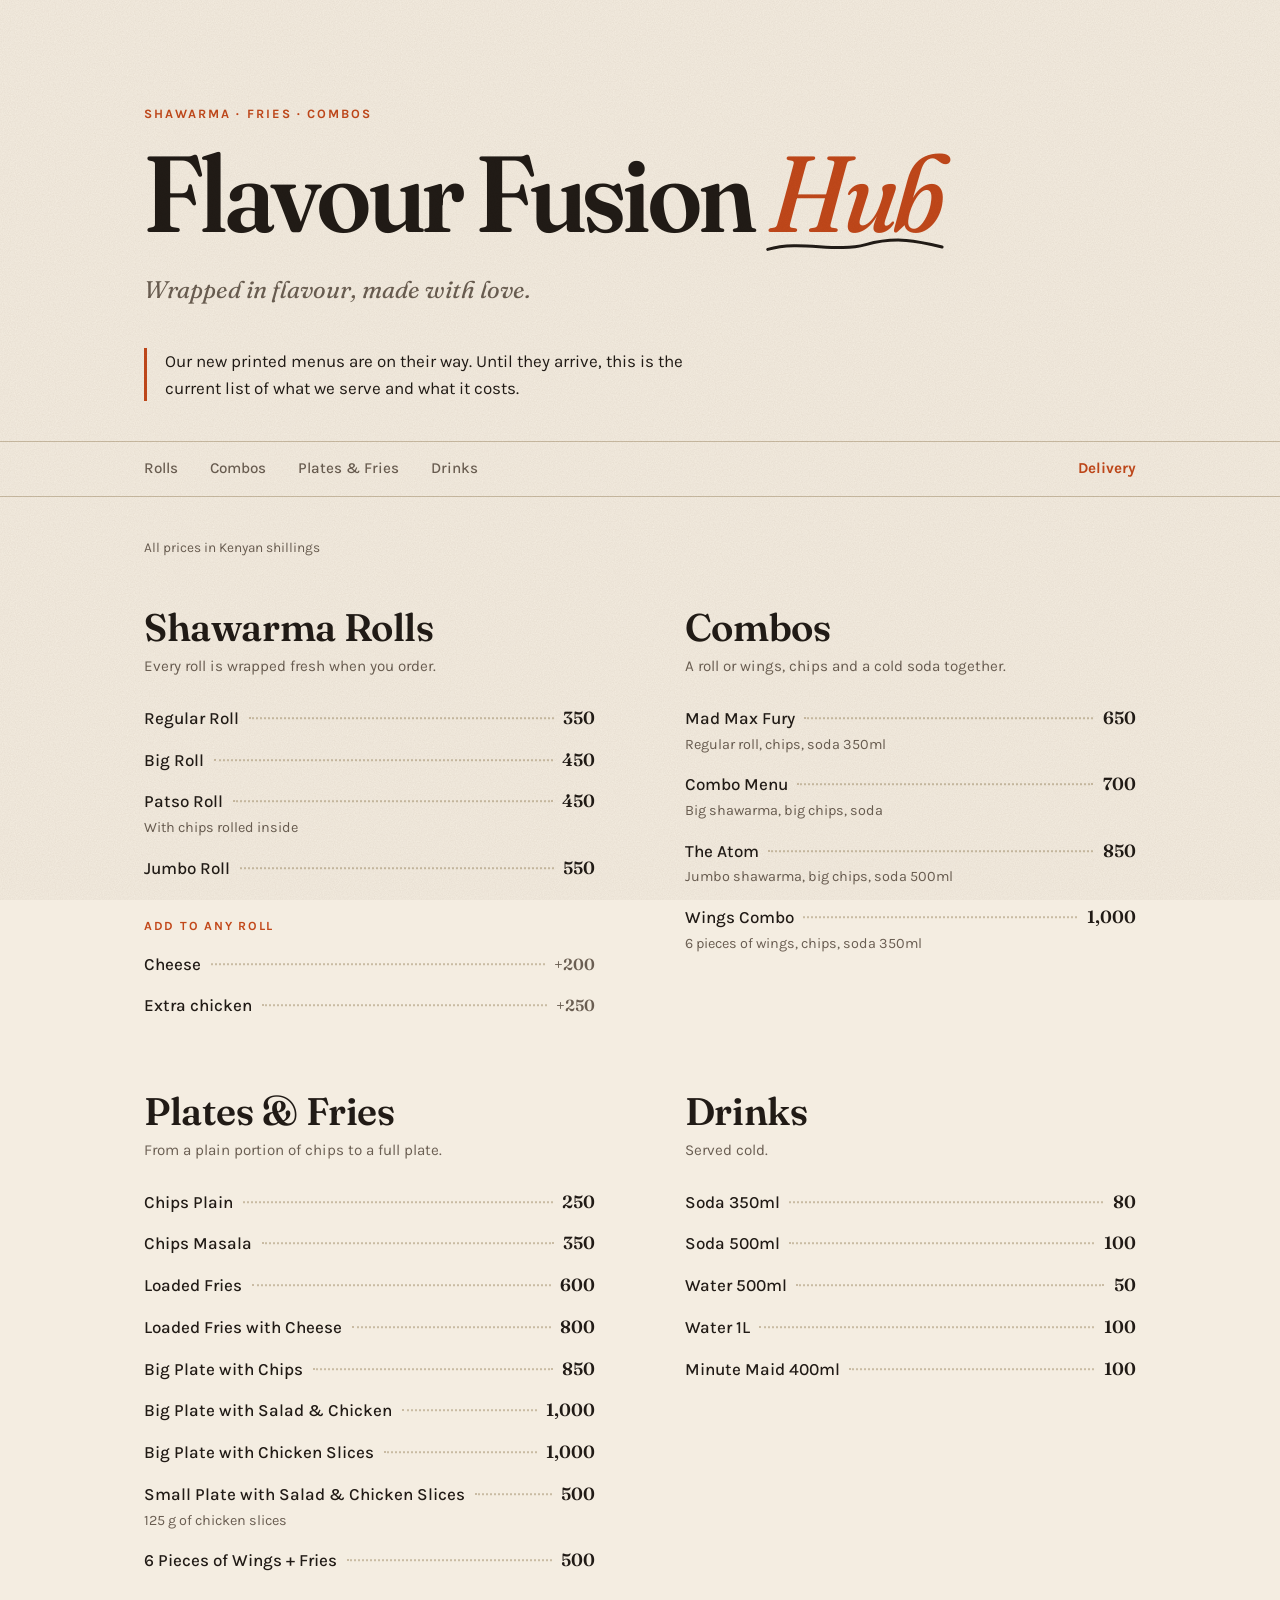
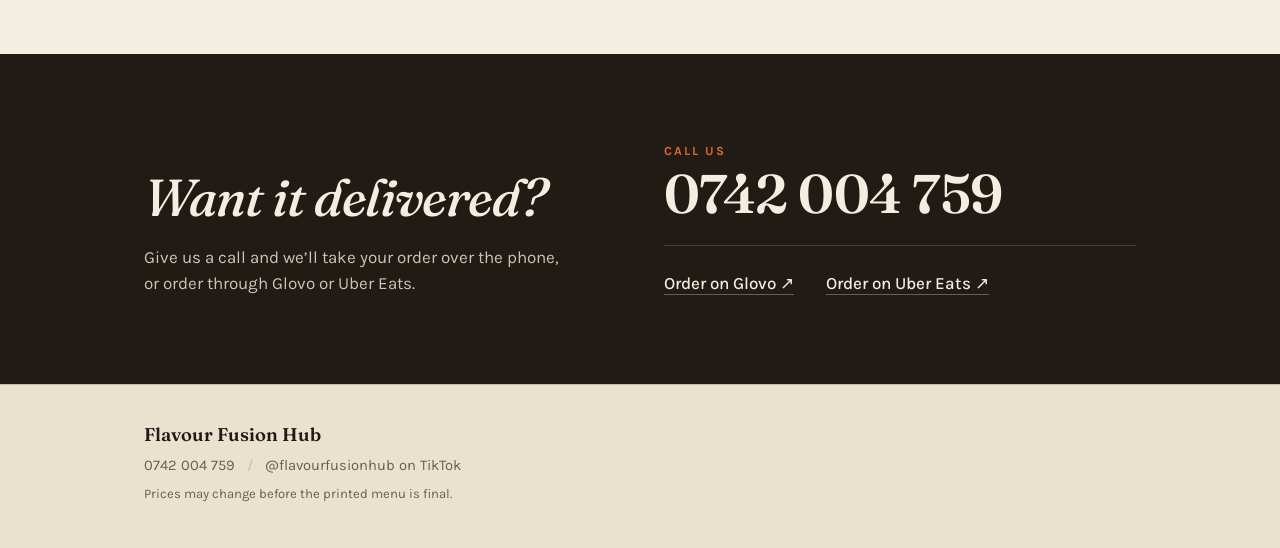
<file: index.html>
<!doctype html>
<html lang="en">
<head>
  <meta charset="utf-8">
  <meta name="viewport" content="width=device-width, initial-scale=1">
  <title>Menu — Flavour Fusion Hub</title>
  <meta name="description" content="The updated Flavour Fusion Hub menu: shawarma rolls, combos, plates, fries and drinks, with current prices.">
  <meta name="theme-color" content="#f4ede1">
  <link rel="icon" href="data:image/svg+xml,%3Csvg xmlns='http://www.w3.org/2000/svg' viewBox='0 0 64 64'%3E%3Crect width='64' height='64' rx='14' fill='%23211b16'/%3E%3Ctext x='50%25' y='54%25' text-anchor='middle' dominant-baseline='middle' font-family='Georgia,serif' font-size='40' font-style='italic' fill='%23e0662f'%3Ef%3C/text%3E%3C/svg%3E">
  <link rel="preconnect" href="https://fonts.googleapis.com">
  <link rel="preconnect" href="https://fonts.gstatic.com" crossorigin>
  <link href="https://fonts.googleapis.com/css2?family=Fraunces:ital,opsz,wght,SOFT@0,9..144,400..700,50;1,9..144,400..700,50&family=Karla:wght@400;500;700&display=swap" rel="stylesheet">
  <link rel="stylesheet" href="styles.css">
</head>
<body>

  <header class="masthead">
    <p class="kicker">Shawarma &middot; Fries &middot; Combos</p>
    <h1 class="title">
      Flavour Fusion
      <span class="title-hub">Hub
        <svg class="scribble" viewBox="0 0 200 18" preserveAspectRatio="none" aria-hidden="true">
          <path d="M3 12 C 40 4, 78 15, 112 8 S 170 5, 197 10" />
        </svg>
      </span>
    </h1>
    <p class="tagline">Wrapped in flavour, made with love.</p>

    <div class="notice">
      <p>
        Our new printed menus are on their way. Until they arrive, this is the
        current list of what we serve and what it costs.
      </p>
    </div>
  </header>

  <nav class="sections" aria-label="Menu sections">
    <div class="sections-inner">
      <a href="#rolls">Rolls</a>
      <a href="#combos">Combos</a>
      <a href="#plates">Plates &amp; Fries</a>
      <a href="#drinks">Drinks</a>
      <a href="#delivery" class="sections-delivery">Delivery</a>
    </div>
  </nav>

  <main class="menu">
    <p class="currency">All prices in Kenyan shillings</p>

    <div class="menu-grid">

      <section id="rolls" class="group">
        <h2>Shawarma Rolls</h2>
        <p class="group-note">Every roll is wrapped fresh when you order.</p>
        <ul class="items">
          <li class="item">
            <div class="line"><span class="name">Regular Roll</span><span class="leader"></span><span class="price">350</span></div>
          </li>
          <li class="item">
            <div class="line"><span class="name">Big Roll</span><span class="leader"></span><span class="price">450</span></div>
          </li>
          <li class="item">
            <div class="line"><span class="name">Patso Roll</span><span class="leader"></span><span class="price">450</span></div>
            <p class="desc">With chips rolled inside</p>
          </li>
          <li class="item">
            <div class="line"><span class="name">Jumbo Roll</span><span class="leader"></span><span class="price">550</span></div>
          </li>
        </ul>

        <h3 class="subhead">Add to any roll</h3>
        <ul class="items items-extras">
          <li class="item">
            <div class="line"><span class="name">Cheese</span><span class="leader"></span><span class="price">+200</span></div>
          </li>
          <li class="item">
            <div class="line"><span class="name">Extra chicken</span><span class="leader"></span><span class="price">+250</span></div>
          </li>
        </ul>
      </section>

      <section id="combos" class="group">
        <h2>Combos</h2>
        <p class="group-note">A roll or wings, chips and a cold soda together.</p>
        <ul class="items">
          <li class="item">
            <div class="line"><span class="name">Mad Max Fury</span><span class="leader"></span><span class="price">650</span></div>
            <p class="desc">Regular roll, chips, soda 350ml</p>
          </li>
          <li class="item">
            <div class="line"><span class="name">Combo Menu</span><span class="leader"></span><span class="price">700</span></div>
            <p class="desc">Big shawarma, big chips, soda</p>
          </li>
          <li class="item">
            <div class="line"><span class="name">The Atom</span><span class="leader"></span><span class="price">850</span></div>
            <p class="desc">Jumbo shawarma, big chips, soda 500ml</p>
          </li>
          <li class="item">
            <div class="line"><span class="name">Wings Combo</span><span class="leader"></span><span class="price">1,000</span></div>
            <p class="desc">6 pieces of wings, chips, soda 350ml</p>
          </li>
        </ul>
      </section>

      <section id="plates" class="group">
        <h2>Plates &amp; Fries</h2>
        <p class="group-note">From a plain portion of chips to a full plate.</p>
        <ul class="items">
          <li class="item">
            <div class="line"><span class="name">Chips Plain</span><span class="leader"></span><span class="price">250</span></div>
          </li>
          <li class="item">
            <div class="line"><span class="name">Chips Masala</span><span class="leader"></span><span class="price">350</span></div>
          </li>
          <li class="item">
            <div class="line"><span class="name">Loaded Fries</span><span class="leader"></span><span class="price">600</span></div>
          </li>
          <li class="item">
            <div class="line"><span class="name">Loaded Fries with Cheese</span><span class="leader"></span><span class="price">800</span></div>
          </li>
          <li class="item">
            <div class="line"><span class="name">Big Plate with Chips</span><span class="leader"></span><span class="price">850</span></div>
          </li>
          <li class="item">
            <div class="line"><span class="name">Big Plate with Salad &amp; Chicken</span><span class="leader"></span><span class="price">1,000</span></div>
          </li>
          <li class="item">
            <div class="line"><span class="name">Big Plate with Chicken Slices</span><span class="leader"></span><span class="price">1,000</span></div>
          </li>
          <li class="item">
            <div class="line"><span class="name">Small Plate with Salad &amp; Chicken Slices</span><span class="leader"></span><span class="price">500</span></div>
            <p class="desc">125 g of chicken slices</p>
          </li>
          <li class="item">
            <div class="line"><span class="name">6 Pieces of Wings + Fries</span><span class="leader"></span><span class="price">500</span></div>
          </li>
        </ul>
      </section>

      <section id="drinks" class="group">
        <h2>Drinks</h2>
        <p class="group-note">Served cold.</p>
        <ul class="items">
          <li class="item">
            <div class="line"><span class="name">Soda 350ml</span><span class="leader"></span><span class="price">80</span></div>
          </li>
          <li class="item">
            <div class="line"><span class="name">Soda 500ml</span><span class="leader"></span><span class="price">100</span></div>
          </li>
          <li class="item">
            <div class="line"><span class="name">Water 500ml</span><span class="leader"></span><span class="price">50</span></div>
          </li>
          <li class="item">
            <div class="line"><span class="name">Water 1L</span><span class="leader"></span><span class="price">100</span></div>
          </li>
          <li class="item">
            <div class="line"><span class="name">Minute Maid 400ml</span><span class="leader"></span><span class="price">100</span></div>
          </li>
        </ul>
      </section>

    </div>
  </main>

  <section id="delivery" class="delivery">
    <div class="delivery-inner">
      <div class="delivery-copy">
        <h2>Want it delivered?</h2>
        <p>
          Give us a call and we&rsquo;ll take your order over the phone,
          or order through Glovo or Uber Eats.
        </p>
      </div>

      <div class="delivery-options">
        <a class="phone" href="tel:+254742004759">
          <span class="phone-label">Call us</span>
          <span class="phone-number">0742&nbsp;004&nbsp;759</span>
        </a>

        <div class="apps">
          <a href="https://glovo.go.link/open?link_type=store&amp;store_id=563666&amp;adjust_t=s321jkn" target="_blank" rel="noopener">
            Order on Glovo <span aria-hidden="true">&#8599;</span>
          </a>
          <a href="https://www.ubereats.com/store-browse-uuid/ebc5c72e-b1fb-540d-a5c7-e574ffae82cf?diningMode=DELIVERY" target="_blank" rel="noopener">
            Order on Uber Eats <span aria-hidden="true">&#8599;</span>
          </a>
        </div>
      </div>
    </div>
  </section>

  <footer class="footer">
    <div class="footer-inner">
      <p class="footer-name">Flavour Fusion Hub</p>
      <p>
        <a href="tel:+254742004759">0742 004 759</a>
        <span class="sep">/</span>
        <a href="https://www.tiktok.com/@flavourfusionhub" target="_blank" rel="noopener">@flavourfusionhub on TikTok</a>
      </p>
      <p class="fine">Prices may change before the printed menu is final.</p>
    </div>
  </footer>

</body>
</html>
</file>
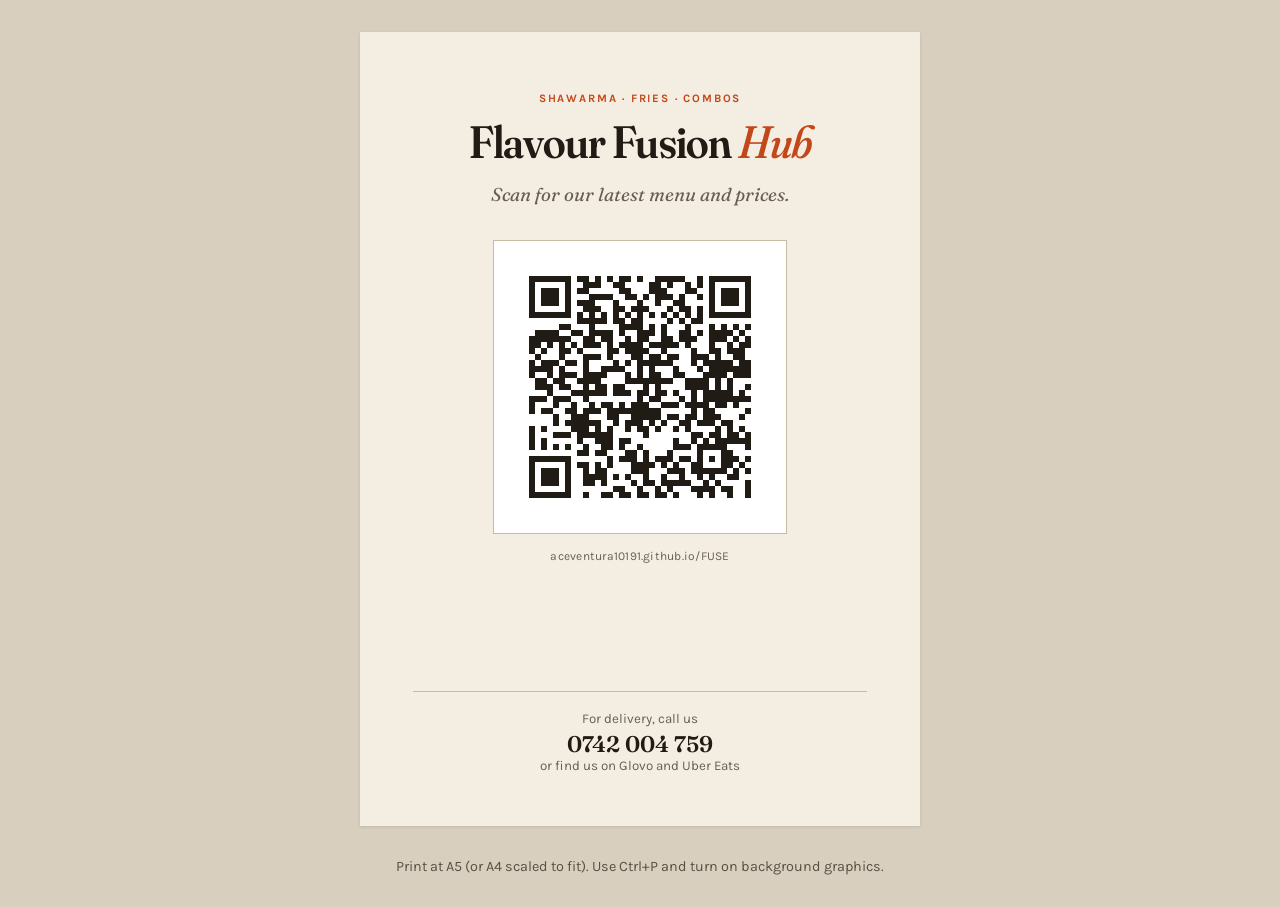
<file: qr/print.html>
<!doctype html>
<html lang="en">
<head>
  <meta charset="utf-8">
  <meta name="viewport" content="width=device-width, initial-scale=1">
  <title>Scan for our menu — Flavour Fusion Hub</title>
  <meta name="robots" content="noindex">
  <link rel="preconnect" href="https://fonts.googleapis.com">
  <link rel="preconnect" href="https://fonts.gstatic.com" crossorigin>
  <link href="https://fonts.googleapis.com/css2?family=Fraunces:ital,opsz,wght,SOFT@0,9..144,400..700,50;1,9..144,400..700,50&family=Karla:wght@400;500;700&display=swap" rel="stylesheet">
  <style>
    @page { size: A5 portrait; margin: 0; }

    * { box-sizing: border-box; }

    html, body {
      margin: 0;
      background: #d9cfbf;
      color: #211b16;
      font-family: "Karla", "Helvetica Neue", Arial, sans-serif;
      -webkit-print-color-adjust: exact;
      print-color-adjust: exact;
    }

    .sheet {
      width: 148mm;
      height: 210mm;
      margin: 2rem auto;
      padding: 16mm 14mm 14mm;
      background: #f4ede1;
      display: flex;
      flex-direction: column;
      align-items: center;
      text-align: center;
      box-shadow: 0 1px 3px rgba(0,0,0,.12);
    }

    .kicker {
      margin: 0;
      font-size: 8.5pt;
      font-weight: 700;
      letter-spacing: .16em;
      text-transform: uppercase;
      color: #c2481a;
    }

    h1 {
      margin: 4mm 0 0;
      font-family: "Fraunces", Georgia, serif;
      font-weight: 600;
      font-size: 34pt;
      line-height: .95;
      letter-spacing: -.02em;
      font-variation-settings: "opsz" 144, "SOFT" 50;
    }

    h1 em {
      font-weight: 500;
      color: #c2481a;
    }

    .lede {
      margin: 5mm 0 0;
      font-family: "Fraunces", Georgia, serif;
      font-style: italic;
      font-size: 14pt;
      color: #6a5e52;
    }

    .qr {
      margin: 9mm 0 0;
      width: 78mm;
      height: 78mm;
      padding: 3mm;
      background: #fff;
      border: 1px solid #c9bba3;
    }

    .qr img {
      display: block;
      width: 100%;
      height: 100%;
    }

    .url {
      margin: 4mm 0 0;
      font-size: 9pt;
      color: #6a5e52;
      letter-spacing: .02em;
    }

    .footer {
      margin-top: auto;
      width: 100%;
      padding-top: 5mm;
      border-top: 1px solid #c9bba3;
      font-size: 10pt;
      color: #6a5e52;
    }

    .footer strong {
      display: block;
      font-family: "Fraunces", Georgia, serif;
      font-size: 17pt;
      font-weight: 600;
      color: #211b16;
      margin-top: 1mm;
    }

    .hint {
      max-width: 148mm;
      margin: 0 auto 2rem;
      font-size: .9rem;
      color: #5a4f45;
      text-align: center;
    }

    @media print {
      html, body { background: #f4ede1; }
      .sheet { margin: 0; box-shadow: none; }
      .hint { display: none; }
    }
  </style>
</head>
<body>
  <div class="sheet">
    <p class="kicker">Shawarma &middot; Fries &middot; Combos</p>
    <h1>Flavour Fusion <em>Hub</em></h1>
    <p class="lede">Scan for our latest menu and prices.</p>

    <div class="qr">
      <img src="menu-qr.svg" alt="QR code linking to the Flavour Fusion Hub menu">
    </div>
    <p class="url">aceventura10191.github.io/FUSE</p>

    <div class="footer">
      For delivery, call us
      <strong>0742 004 759</strong>
      or find us on Glovo and Uber Eats
    </div>
  </div>

  <p class="hint">Print at A5 (or A4 scaled to fit). Use Ctrl+P and turn on background graphics.</p>
</body>
</html>
</file>
<file: styles.css>
:root {
  --paper: #f4ede1;
  --paper-deep: #ebe1cf;
  --ink: #211b16;
  --ink-soft: #6a5e52;
  --ember: #c2481a;
  --ember-light: #e0662f;
  --rule: #c9bba3;

  --serif: "Fraunces", Georgia, "Times New Roman", serif;
  --sans: "Karla", "Helvetica Neue", Arial, sans-serif;

  --measure: 1040px;
}

*,
*::before,
*::after {
  box-sizing: border-box;
}

html {
  scroll-behavior: smooth;
  scroll-padding-top: 4.5rem;
}

body {
  margin: 0;
  background: var(--paper);
  color: var(--ink);
  font-family: var(--sans);
  font-size: 1.0625rem;
  line-height: 1.55;
  -webkit-font-smoothing: antialiased;
  text-rendering: optimizeLegibility;
}

/* Faint paper grain */
body::before {
  content: "";
  position: fixed;
  inset: 0;
  pointer-events: none;
  z-index: 100;
  opacity: 0.32;
  mix-blend-mode: multiply;
  background-image: url("data:image/svg+xml,%3Csvg xmlns='http://www.w3.org/2000/svg' width='220' height='220'%3E%3Cfilter id='n'%3E%3CfeTurbulence type='fractalNoise' baseFrequency='0.85' numOctaves='3' stitchTiles='stitch'/%3E%3CfeColorMatrix values='0 0 0 0 0.45 0 0 0 0 0.38 0 0 0 0 0.3 0 0 0 0.55 0'/%3E%3C/filter%3E%3Crect width='100%25' height='100%25' filter='url(%23n)'/%3E%3C/svg%3E");
}

a {
  color: inherit;
}

h1,
h2,
h3 {
  font-family: var(--serif);
  font-weight: 600;
  margin: 0;
}

/* ---------- Masthead ---------- */

.masthead {
  max-width: var(--measure);
  margin: 0 auto;
  padding: clamp(3rem, 9vw, 6.5rem) 1.5rem 2.5rem;
}

.kicker {
  margin: 0 0 1.25rem;
  font-size: 0.8rem;
  font-weight: 700;
  letter-spacing: 0.16em;
  text-transform: uppercase;
  color: var(--ember);
}

.title {
  font-size: clamp(3rem, 10vw, 6.75rem);
  line-height: 0.92;
  letter-spacing: -0.025em;
  font-variation-settings: "opsz" 144, "SOFT" 50;
}

.title-hub {
  position: relative;
  display: inline-block;
  font-style: italic;
  font-weight: 500;
  color: var(--ember);
}

.scribble {
  position: absolute;
  left: -2%;
  bottom: -0.12em;
  width: 104%;
  height: 0.2em;
  overflow: visible;
}

.scribble path {
  fill: none;
  stroke: var(--ink);
  stroke-width: 3;
  stroke-linecap: round;
  vector-effect: non-scaling-stroke;
}

.tagline {
  margin: 1.75rem 0 0;
  font-family: var(--serif);
  font-style: italic;
  font-size: clamp(1.2rem, 2.6vw, 1.5rem);
  color: var(--ink-soft);
}

.notice {
  margin-top: 2.5rem;
  max-width: 34rem;
  padding-left: 1.1rem;
  border-left: 3px solid var(--ember);
}

.notice p {
  margin: 0;
}

/* ---------- Section nav ---------- */

.sections {
  position: sticky;
  top: 0;
  z-index: 10;
  background: var(--paper);
  border-top: 1px solid var(--rule);
  border-bottom: 1px solid var(--rule);
}

.sections-inner {
  max-width: var(--measure);
  margin: 0 auto;
  padding: 0 1.5rem;
  display: flex;
  gap: 2rem;
  overflow-x: auto;
  scrollbar-width: none;
}

.sections-inner::-webkit-scrollbar {
  display: none;
}

.sections a {
  flex: none;
  padding: 0.95rem 0;
  font-size: 0.95rem;
  font-weight: 500;
  text-decoration: none;
  color: var(--ink-soft);
  transition: color 0.15s ease;
}

.sections a:hover,
.sections a:focus-visible {
  color: var(--ink);
}

.sections .sections-delivery {
  margin-left: auto;
  color: var(--ember);
  font-weight: 700;
}

/* ---------- Menu ---------- */

.menu {
  max-width: var(--measure);
  margin: 0 auto;
  padding: 2.5rem 1.5rem 5rem;
}

.currency {
  margin: 0 0 3rem;
  font-size: 0.85rem;
  color: var(--ink-soft);
}

.menu-grid {
  display: grid;
  grid-template-columns: 1fr 1fr;
  column-gap: clamp(3rem, 7vw, 6rem);
  row-gap: 4.5rem;
}

.group h2 {
  font-size: clamp(1.9rem, 3.4vw, 2.4rem);
  line-height: 1.1;
  letter-spacing: -0.01em;
}

.group-note {
  margin: 0.4rem 0 1.6rem;
  color: var(--ink-soft);
  font-size: 0.95rem;
}

.items {
  list-style: none;
  margin: 0;
  padding: 0;
}

.item + .item {
  margin-top: 0.9rem;
}

.line {
  display: flex;
  align-items: baseline;
}

.name {
  font-weight: 500;
}

.leader {
  flex: 1;
  min-width: 1.5rem;
  margin: 0 0.6rem;
  border-bottom: 2px dotted var(--rule);
  transform: translateY(-0.28em);
}

.price {
  font-family: var(--serif);
  font-weight: 600;
  font-size: 1.1rem;
  font-variant-numeric: tabular-nums lining-nums;
  white-space: nowrap;
}

.desc {
  margin: 0.15rem 0 0;
  font-size: 0.9rem;
  color: var(--ink-soft);
}

.subhead {
  margin: 2.25rem 0 0.9rem;
  font-family: var(--sans);
  font-size: 0.78rem;
  font-weight: 700;
  letter-spacing: 0.14em;
  text-transform: uppercase;
  color: var(--ember);
}

.items-extras .price {
  color: var(--ink-soft);
  font-size: 1rem;
}

/* ---------- Delivery ---------- */

.delivery {
  background: var(--ink);
  color: var(--paper);
}

.delivery-inner {
  max-width: var(--measure);
  margin: 0 auto;
  padding: clamp(3.5rem, 8vw, 5.5rem) 1.5rem;
  display: grid;
  grid-template-columns: 1fr 1fr;
  gap: 3rem;
  align-items: end;
}

.delivery h2 {
  font-size: clamp(2.2rem, 5vw, 3.25rem);
  line-height: 1.02;
  letter-spacing: -0.02em;
  font-style: italic;
  font-weight: 500;
}

.delivery-copy p {
  margin: 1.25rem 0 0;
  max-width: 26rem;
  color: #cfc4b4;
}

.phone {
  display: block;
  text-decoration: none;
  padding-bottom: 1.5rem;
  border-bottom: 1px solid #4a3f35;
}

.phone-label {
  display: block;
  font-size: 0.78rem;
  font-weight: 700;
  letter-spacing: 0.16em;
  text-transform: uppercase;
  color: var(--ember-light);
}

.phone-number {
  display: block;
  margin-top: 0.35rem;
  font-family: var(--serif);
  font-size: clamp(2.2rem, 5.5vw, 3.4rem);
  font-weight: 600;
  line-height: 1;
  letter-spacing: -0.01em;
  font-variant-numeric: lining-nums;
}

.phone:hover .phone-number,
.phone:focus-visible .phone-number {
  color: var(--ember-light);
}

.apps {
  display: flex;
  flex-wrap: wrap;
  gap: 0.75rem 2rem;
  margin-top: 1.5rem;
}

.apps a {
  font-weight: 500;
  text-decoration: underline;
  text-decoration-color: #6b5c4e;
  text-decoration-thickness: 1px;
  text-underline-offset: 0.3em;
  transition: text-decoration-color 0.15s ease, color 0.15s ease;
}

.apps a:hover,
.apps a:focus-visible {
  color: var(--ember-light);
  text-decoration-color: var(--ember-light);
}

/* ---------- Footer ---------- */

.footer {
  background: var(--paper-deep);
  border-top: 1px solid var(--rule);
}

.footer-inner {
  max-width: var(--measure);
  margin: 0 auto;
  padding: 2.25rem 1.5rem 2.75rem;
  font-size: 0.92rem;
  color: var(--ink-soft);
}

.footer-inner p {
  margin: 0;
}

.footer-inner p + p {
  margin-top: 0.35rem;
}

.footer-name {
  font-family: var(--serif);
  font-size: 1.15rem;
  font-weight: 600;
  color: var(--ink);
}

.footer a {
  text-decoration: none;
}

.footer a:hover,
.footer a:focus-visible {
  color: var(--ink);
  text-decoration: underline;
  text-underline-offset: 0.2em;
}

.sep {
  margin: 0 0.5rem;
  color: var(--rule);
}

.fine {
  font-size: 0.82rem;
}

/* ---------- Focus ---------- */

a:focus-visible {
  outline: 2px solid var(--ember);
  outline-offset: 3px;
  border-radius: 2px;
}

/* ---------- Small screens ---------- */

@media (max-width: 760px) {
  .menu-grid {
    grid-template-columns: 1fr;
    row-gap: 3.5rem;
  }

  .delivery-inner {
    grid-template-columns: 1fr;
    gap: 2.25rem;
  }

  .sections-inner {
    gap: 1.5rem;
  }
}

@media (max-width: 420px) {
  body {
    font-size: 1rem;
  }

  .name {
    max-width: 70%;
  }
}

@media (prefers-reduced-motion: reduce) {
  html {
    scroll-behavior: auto;
  }
}
</file>
